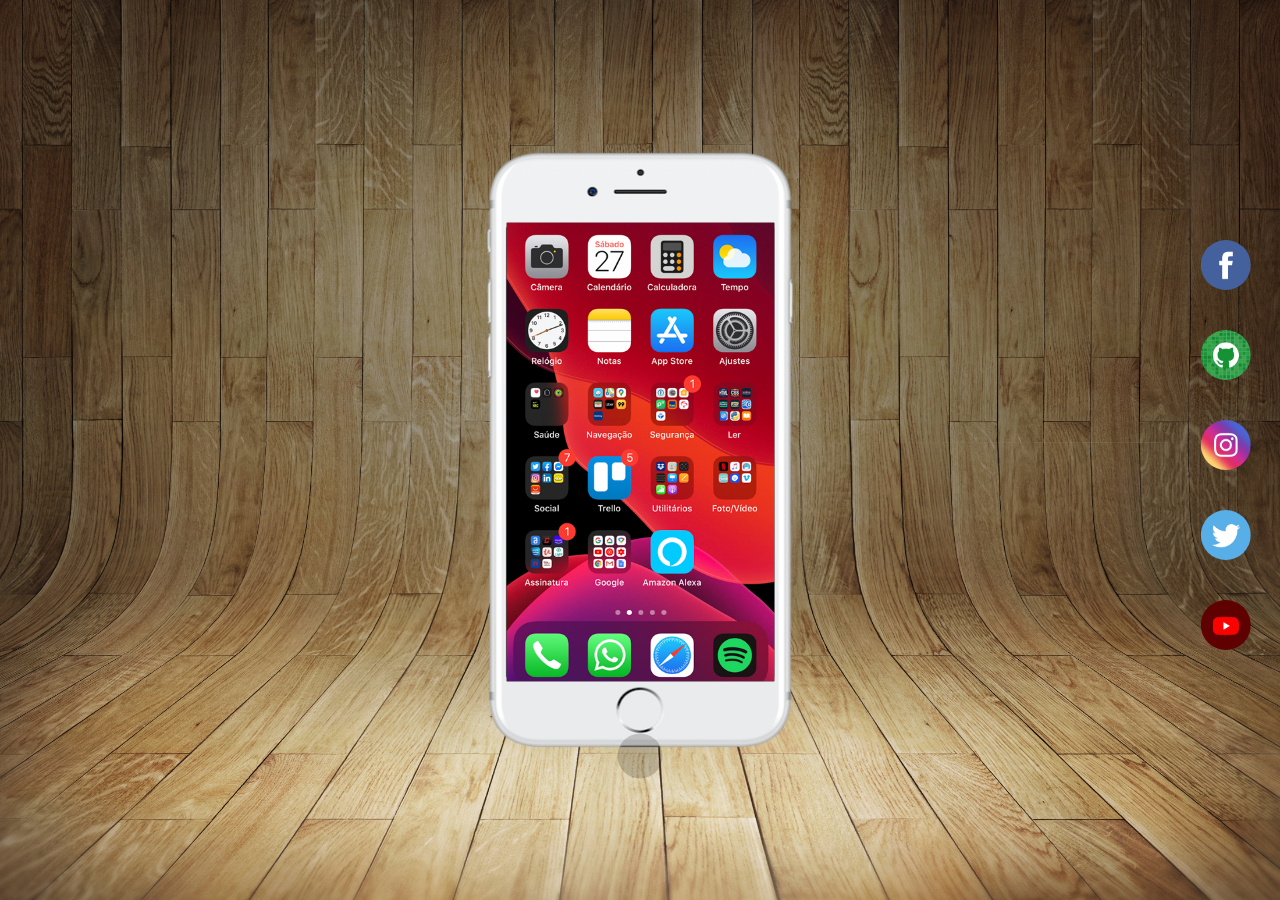
<file: index.html>
<!DOCTYPE html>
<html lang="pt-br">
<head>
    <meta charset="UTF-8">
    <meta http-equiv="X-UA-Compatible" content="IE=edge">
    <meta name="viewport" content="width=device-width, initial-scale=1.0">
    <link rel="stylesheet" href="style.css">
    <title>iframe</title>
</head>
<body>
    <main>
        <section id="telefone">
            <img src="./imagens/iphoneFrame.png" alt="" srcset="">
            <iframe id="telaCelular" src="./redesSociais/telaHome.html" frameborder="0"></iframe>
        </section>
        <section id="redesSociais">
            <div class="midiasSociais">
                <a href="#" onclick="chamarPagFacebook()">
                    <img src="./imagens/logo-facebook.jpg" alt="" srcset="">
                </a>
            </div>
            <div class="midiasSociais">
                <a href="#" onclick="chamarPagGithub()">
                    <img src="./imagens/logo-github.jpg" alt="" srcset="">
                </a>
            </div>
            <div class="midiasSociais">
                <a href="#" onclick="chamarPagInstagram()">
                    <img src="./imagens/logo-instagram.jpg" alt="" srcset="">
                </a>
            </div>
            <div class="midiasSociais">
                <a href="#" onclick="chamarPagTwitter()">
                    <img src="./imagens/logo-twitter.jpg" alt="" srcset="">
                </a>
            </div>
            <div class="midiasSociais">
                <a href="#" onclick="chamarPagYoutube()">
                    <img src="./imagens/logo-youtube.jpg" alt="" srcset="">
                </a>
            </div>
        </section>

        <a href="#" onclick="chamarHome()">
            <div class="botaoHome"></div>
        </a>

    </main>
    <script src="script.js"></script>
</body>
</html>
</file>
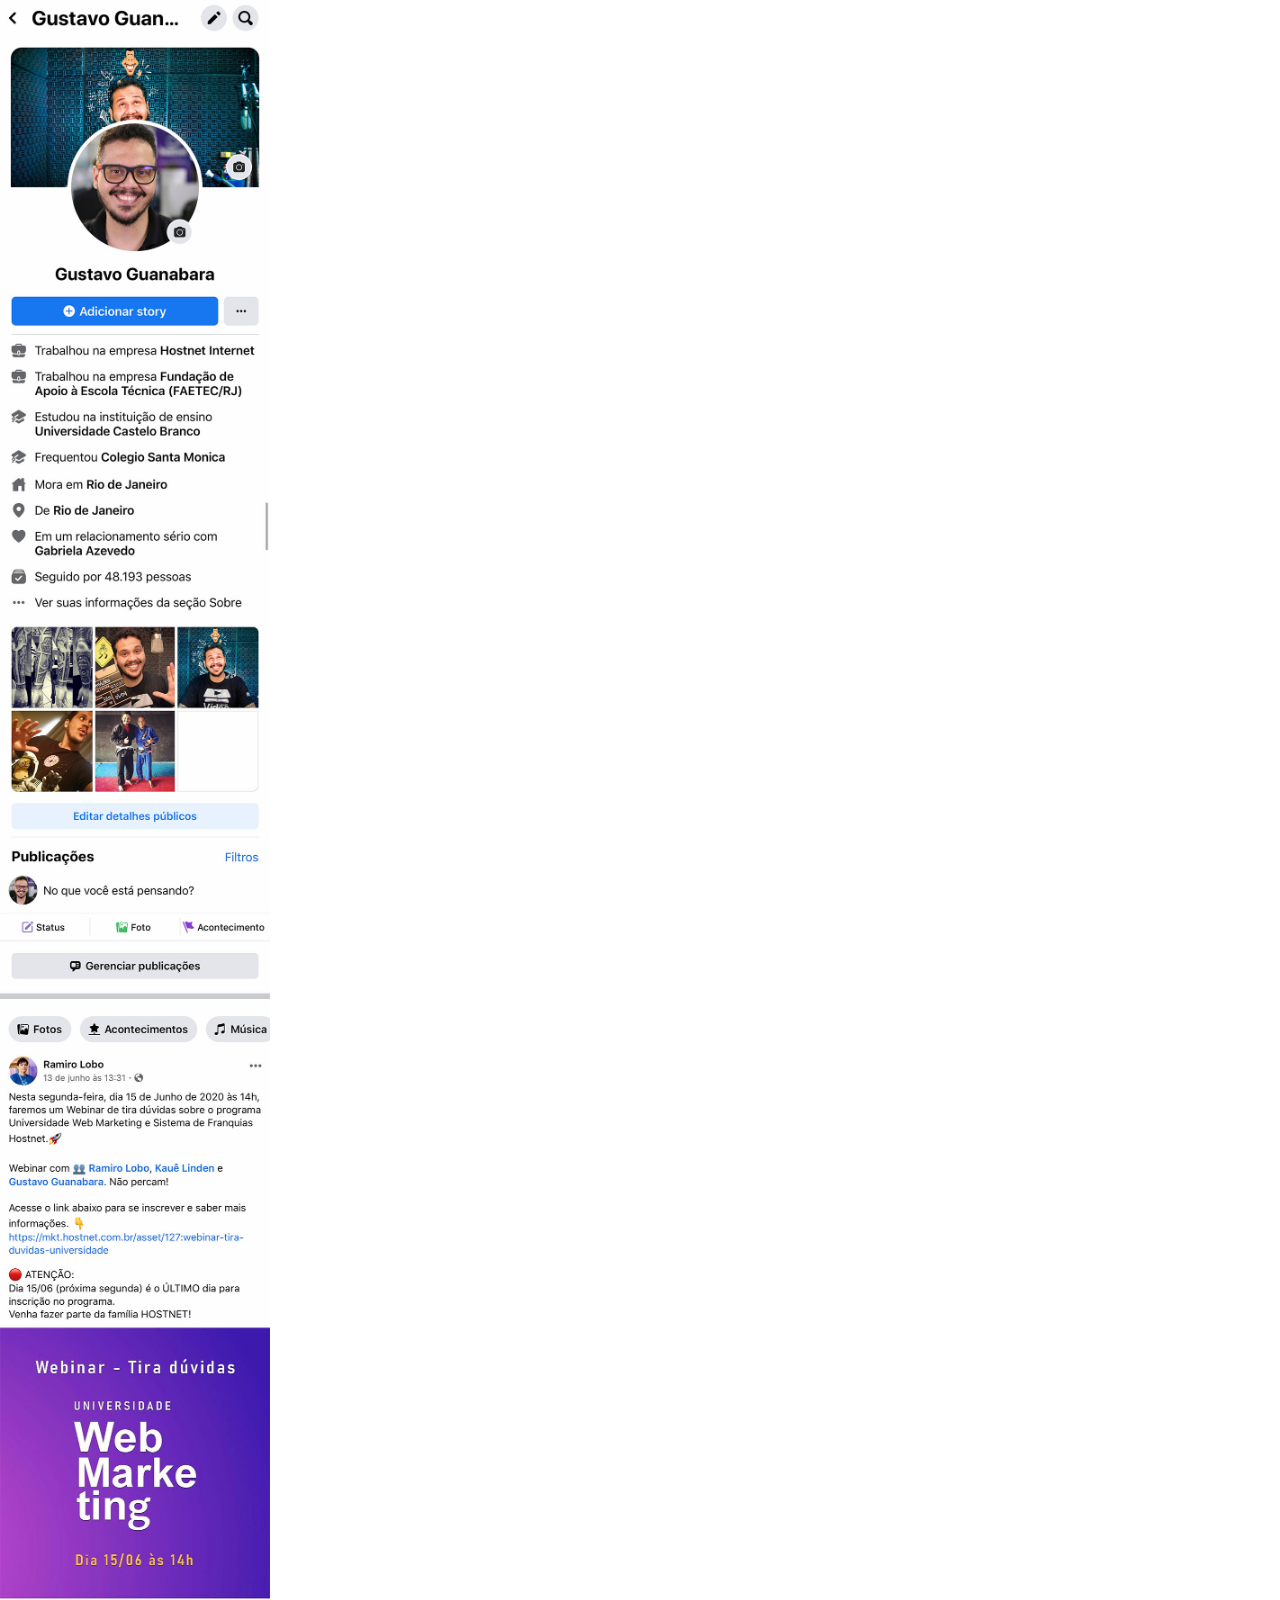
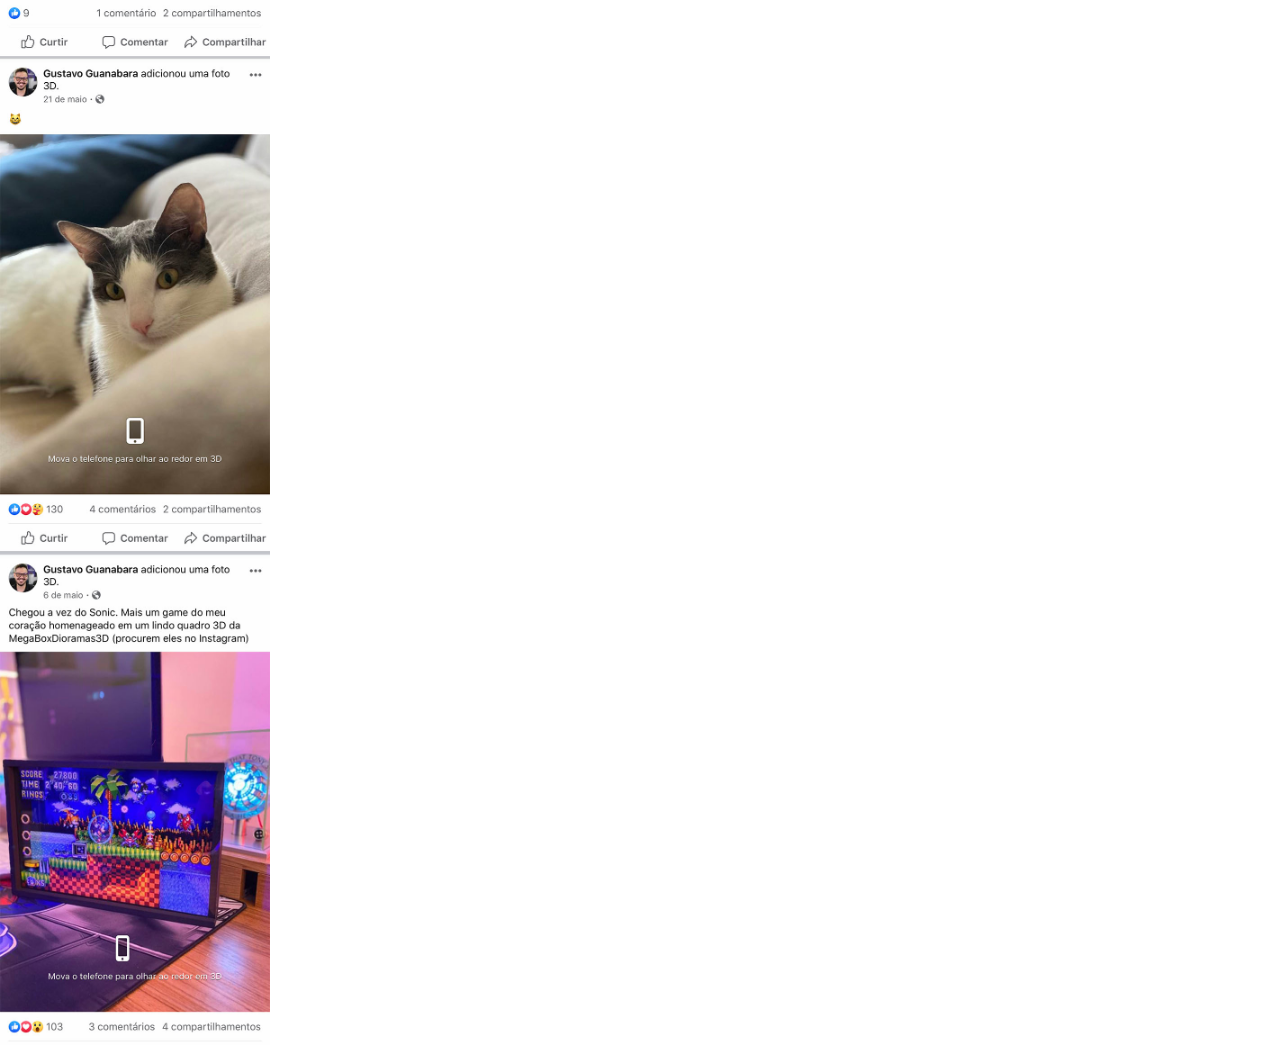
<file: redesSociais/telaFacebook.html>
<!DOCTYPE html>
<html lang="pt-br">
<head>
    <meta charset="UTF-8">
    <meta http-equiv="X-UA-Compatible" content="IE=edge">
    <meta name="viewport" content="width=device-width, initial-scale=1.0">
    <title>Tela Facebook</title>
</head>

<style>

    *{
        margin: 0;
        padding: 0;
    }

    ::-webkit-scrollbar{
        width: 0;
        height: 0;
    }

    img{
        width: 270px;
    }

</style>

<body>
    <img src="../imagens/tela-facebook.jpg" alt="" srcset="">
</body>
</html>
</file>
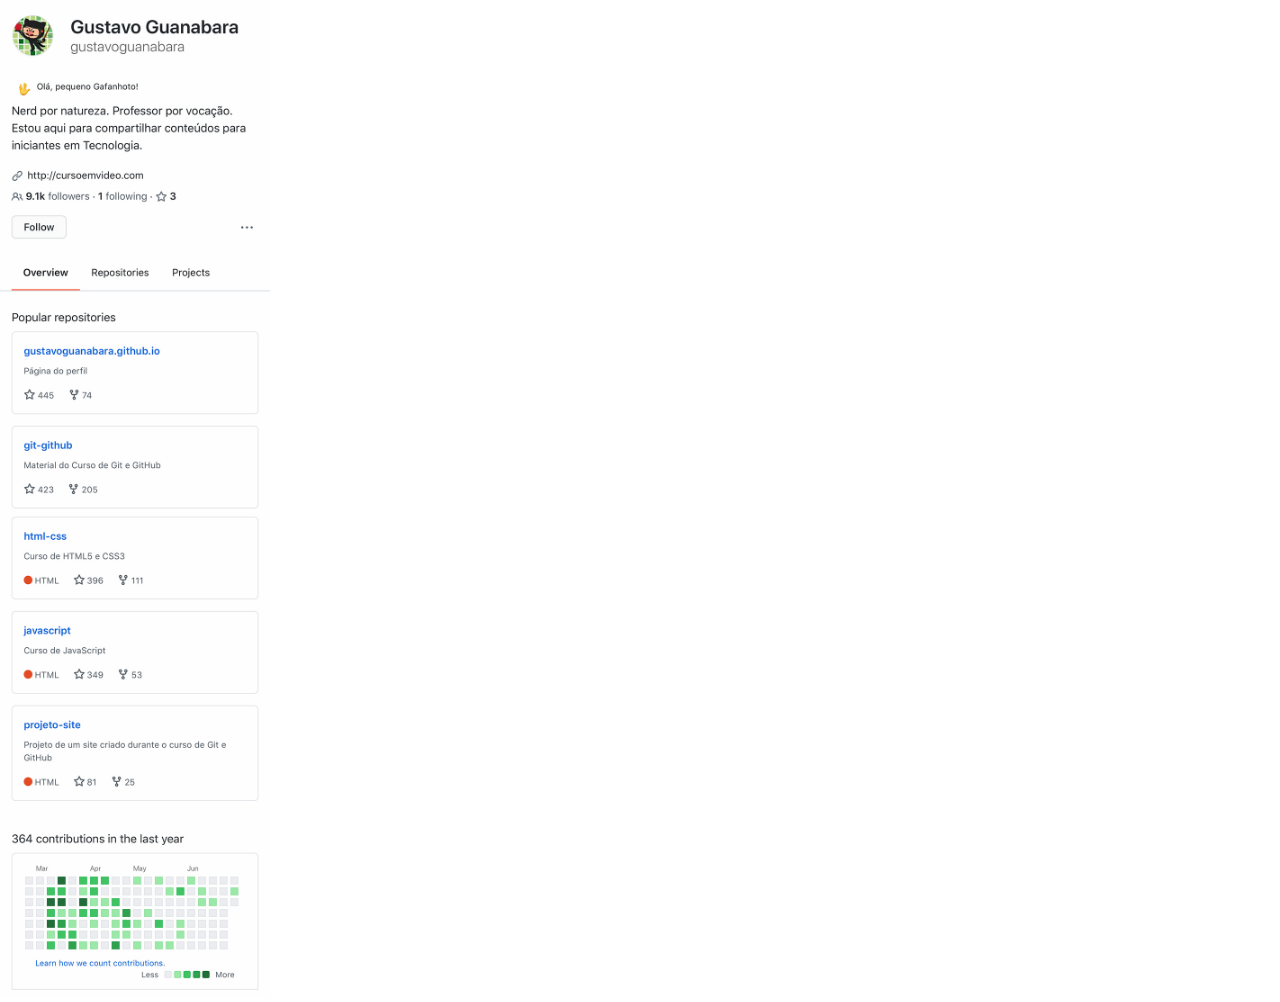
<file: redesSociais/telaGithub.html>
<!DOCTYPE html>
<html lang="pt-br">
<head>
    <meta charset="UTF-8">
    <meta http-equiv="X-UA-Compatible" content="IE=edge">
    <meta name="viewport" content="width=device-width, initial-scale=1.0">
    <title>Tela Github</title>
</head>

<style>

    *{
        margin: 0;
        padding: 0;
    }

    ::-webkit-scrollbar{
        width: 0;
        height: 0;
    }

    img{
        width: 270px;
    }

</style>

<body>
    <img src="../imagens/tela-github.jpg" alt="" srcset="">
</body>
</html>
</file>
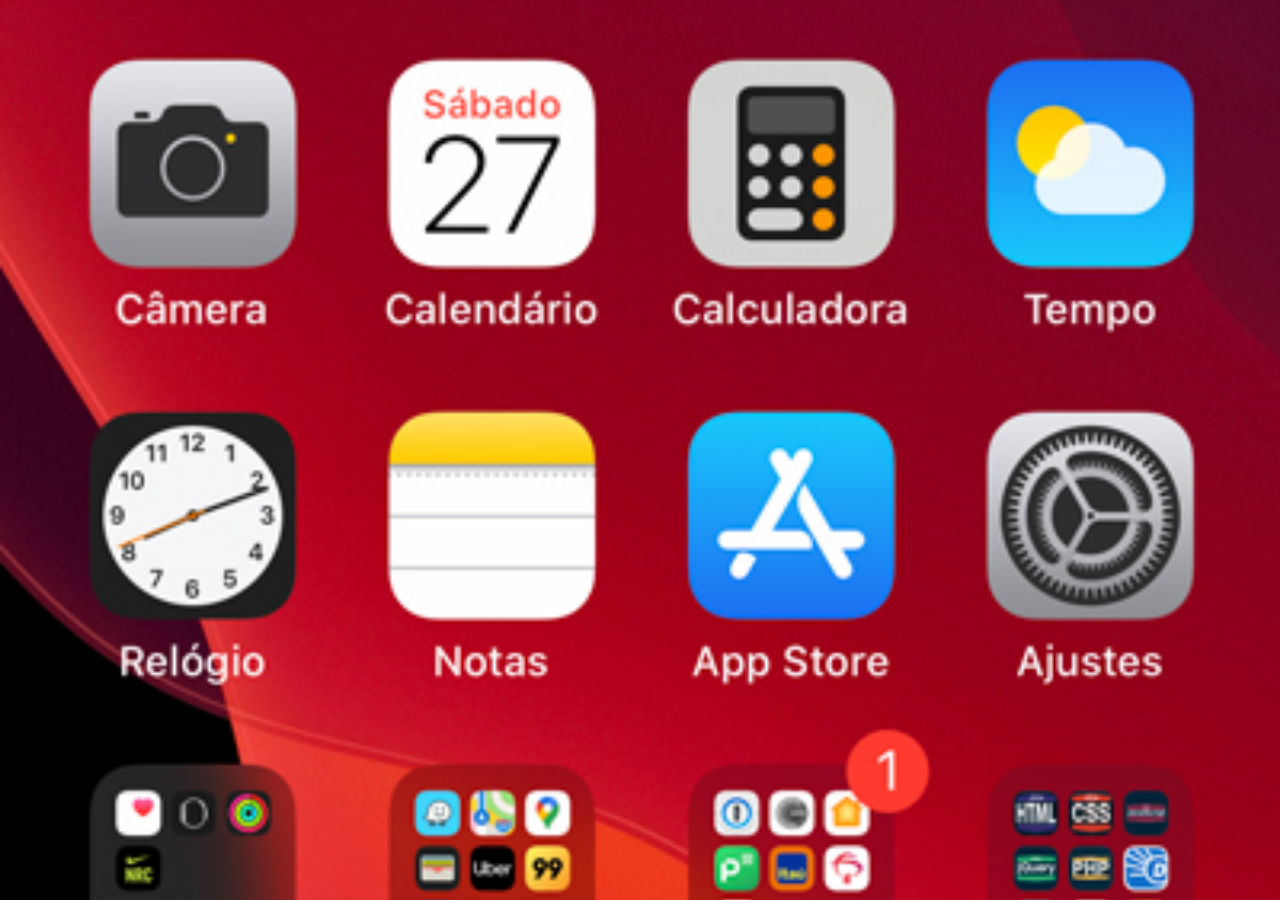
<file: redesSociais/telaHome.html>
<!DOCTYPE html>
<html lang="pt-br">
<head>
    <meta charset="UTF-8">
    <meta http-equiv="X-UA-Compatible" content="IE=edge">
    <meta name="viewport" content="width=device-width, initial-scale=1.0">
    <title>Tela Home</title>
</head>

<style>

    *{
        margin: 0px;
        padding: 0px;
    }

    body{
        width: 100vw;
        height: 100vh;
        background: black url("../imagens/tela-home.jpg") no-repeat top center;
        background-size: cover;
    }

</style>

<body>

</body>
</html>
</file>
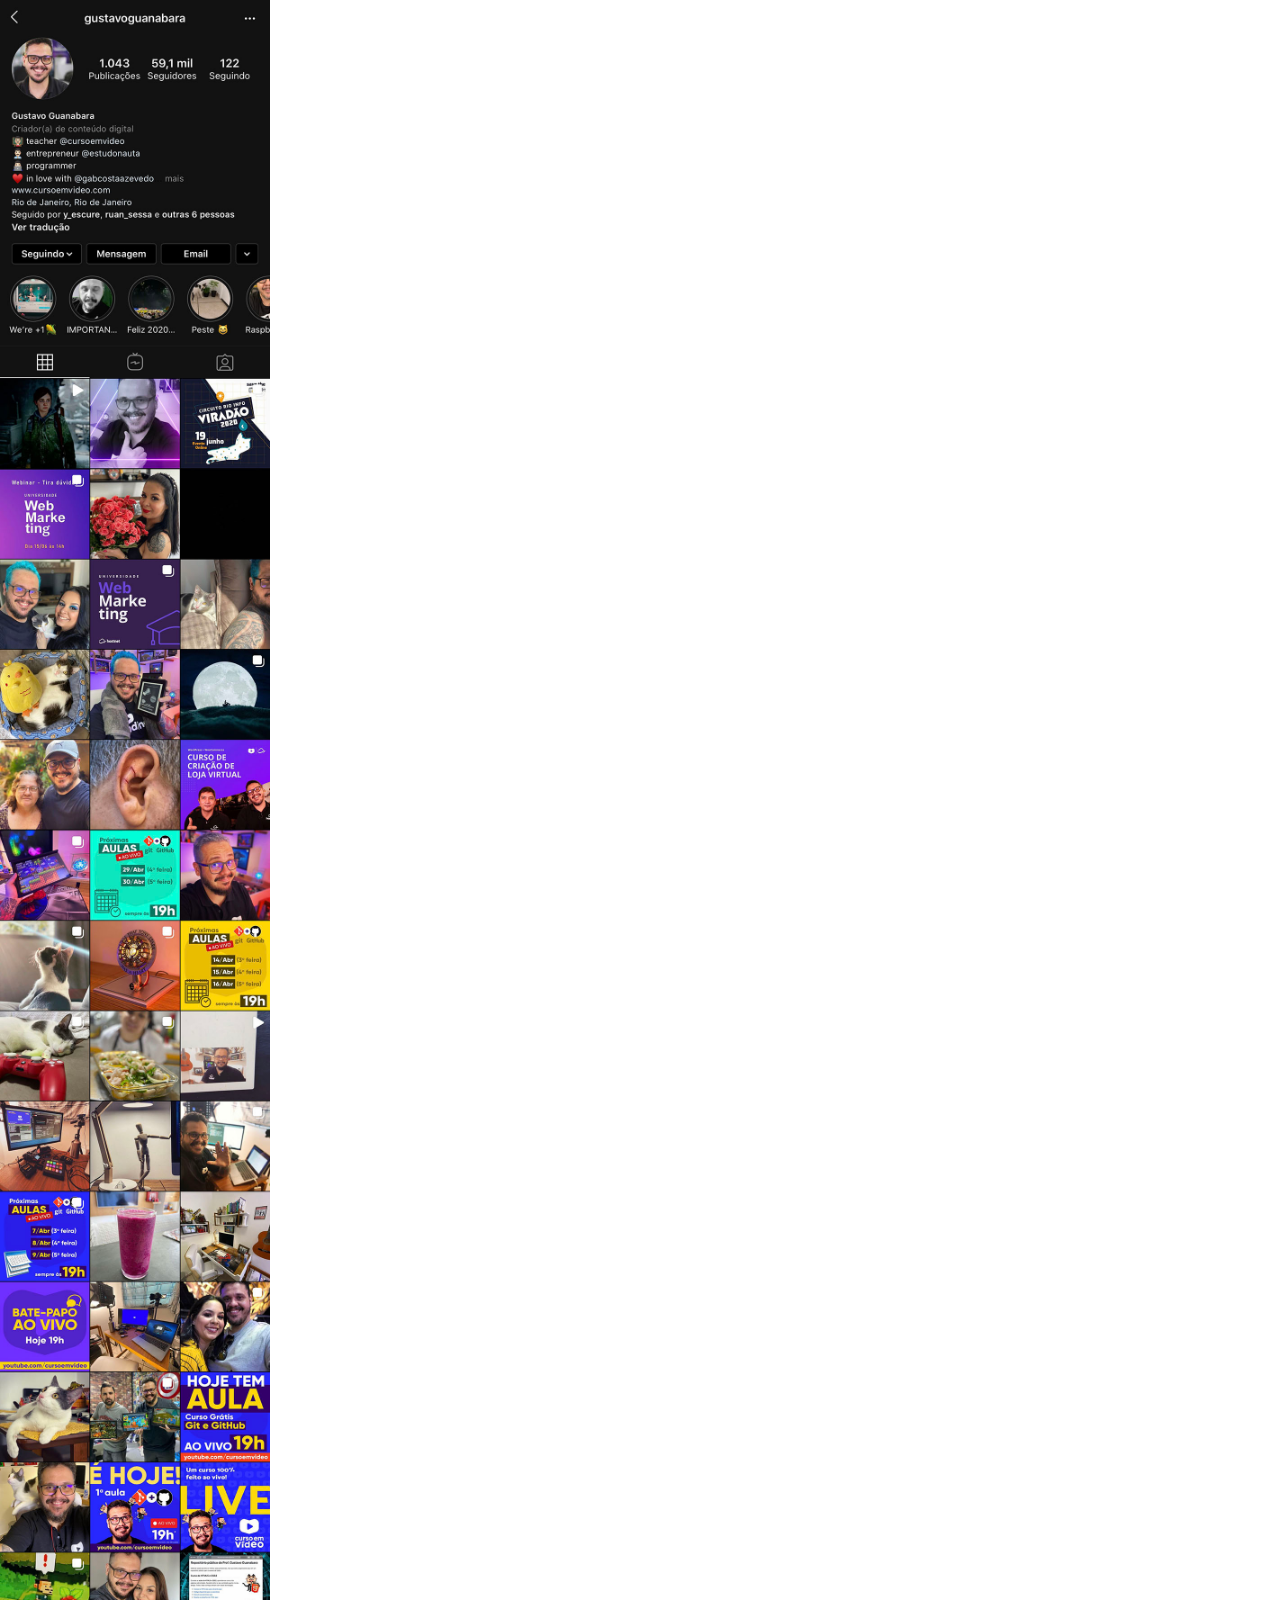
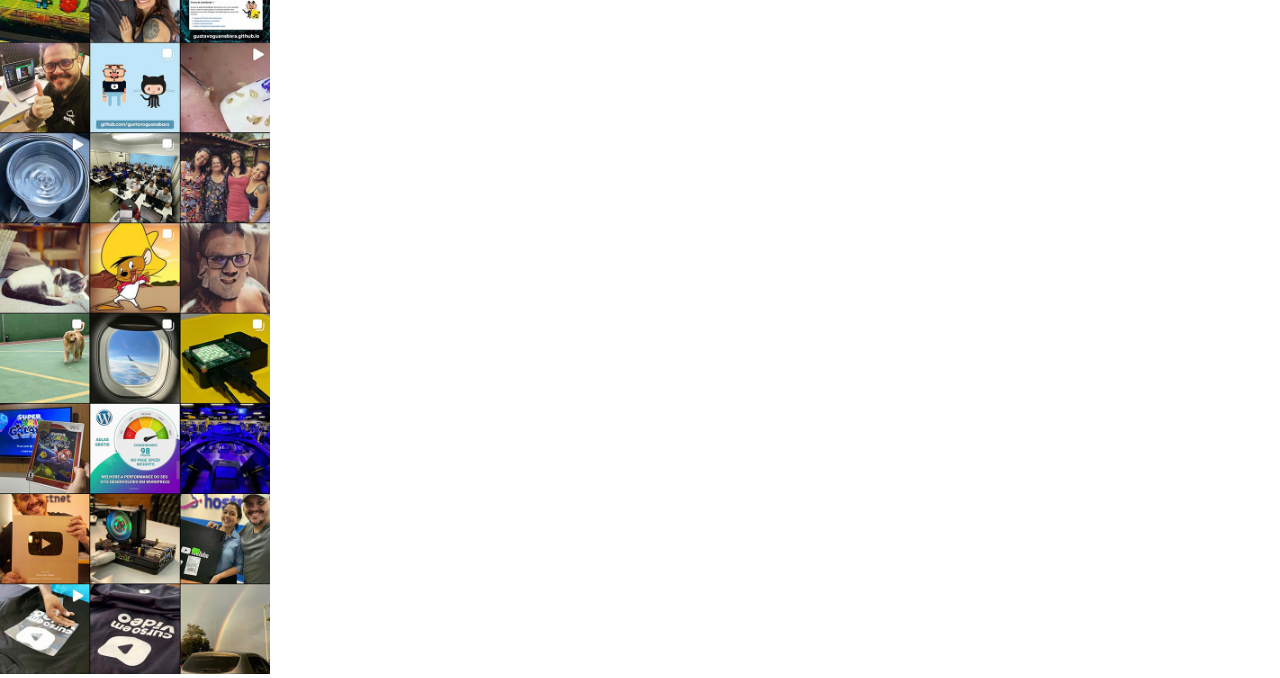
<file: redesSociais/telaInstagram.html>
<!DOCTYPE html>
<html lang="pt-br">
<head>
    <meta charset="UTF-8">
    <meta http-equiv="X-UA-Compatible" content="IE=edge">
    <meta name="viewport" content="width=device-width, initial-scale=1.0">
    <title>Tela Instagram</title>
</head>

<style>

    *{
        margin: 0;
        padding: 0;
    }

    ::-webkit-scrollbar{
        width: 0;
        height: 0;
    }

    img{
        width: 270px;
    }

</style>

<body>
    <img src="../imagens/tela-instagram.jpg" alt="" srcset="">
</body>
</html>
</file>
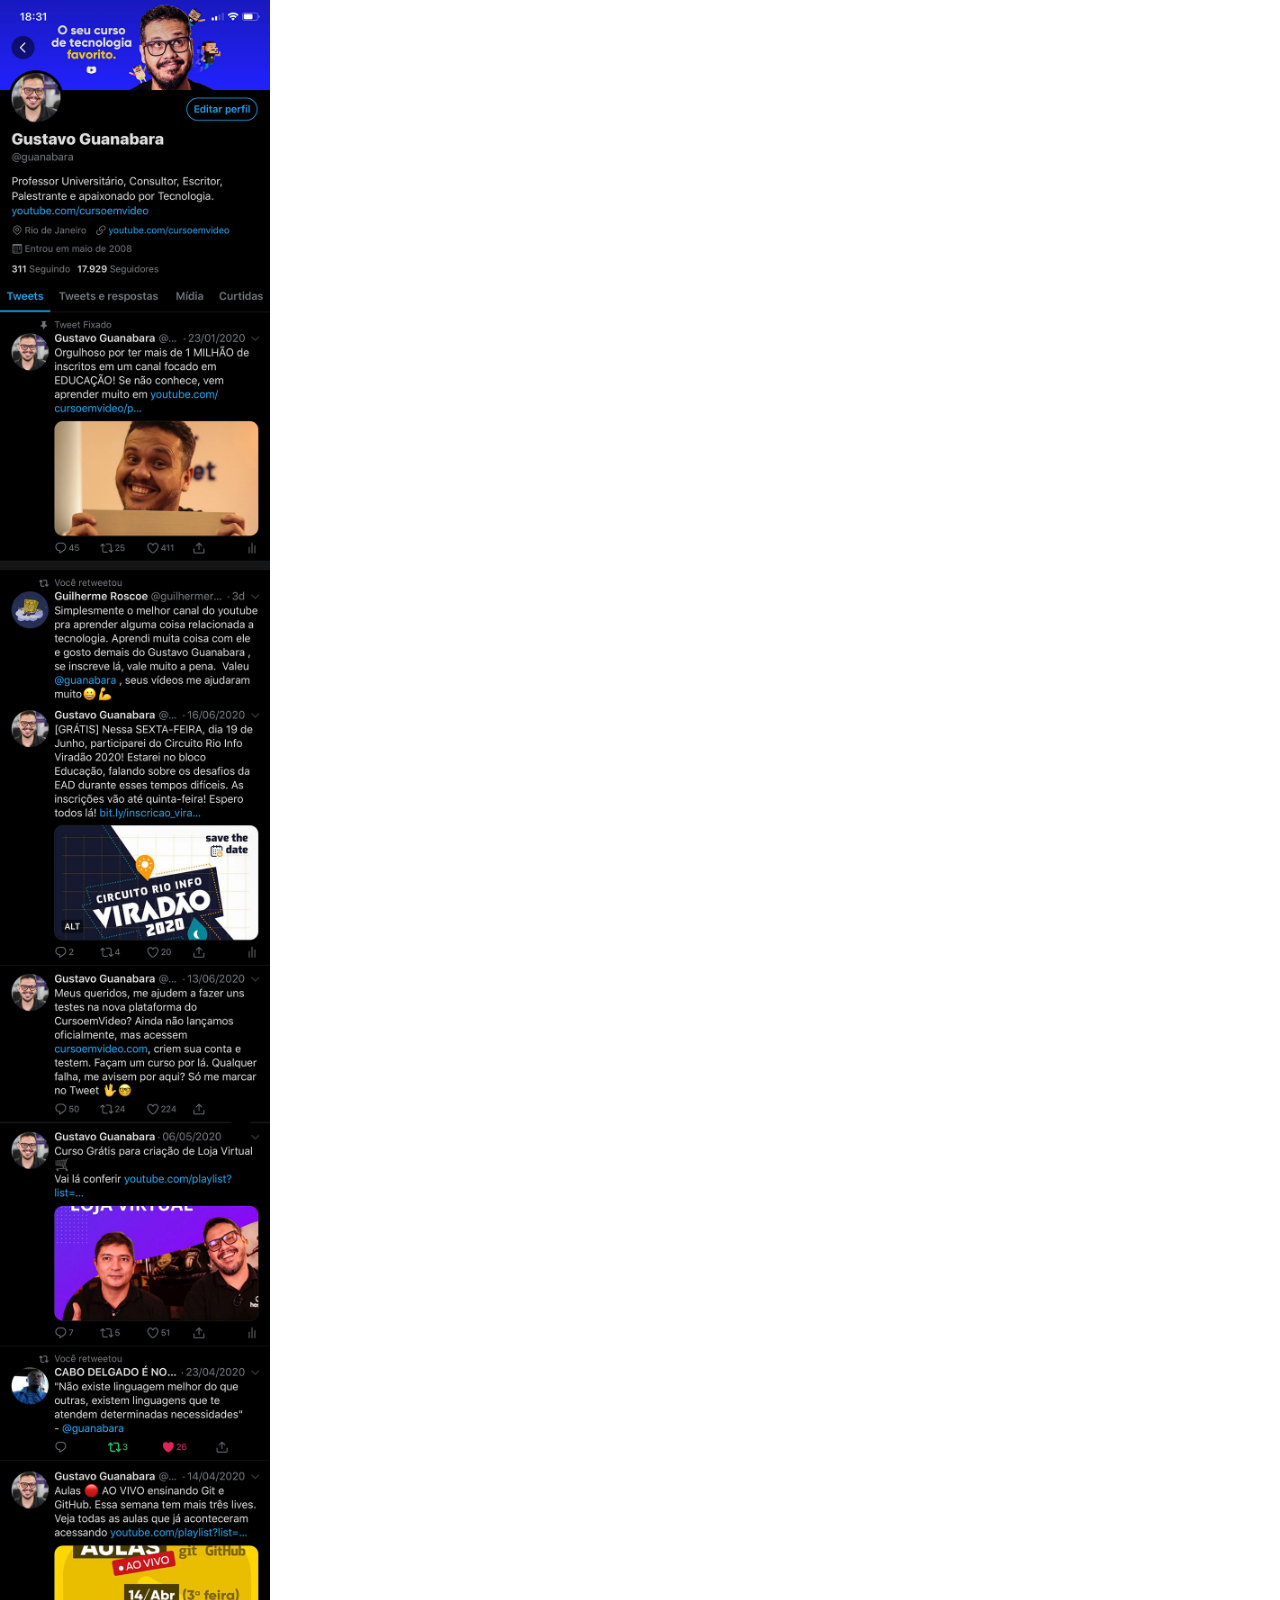
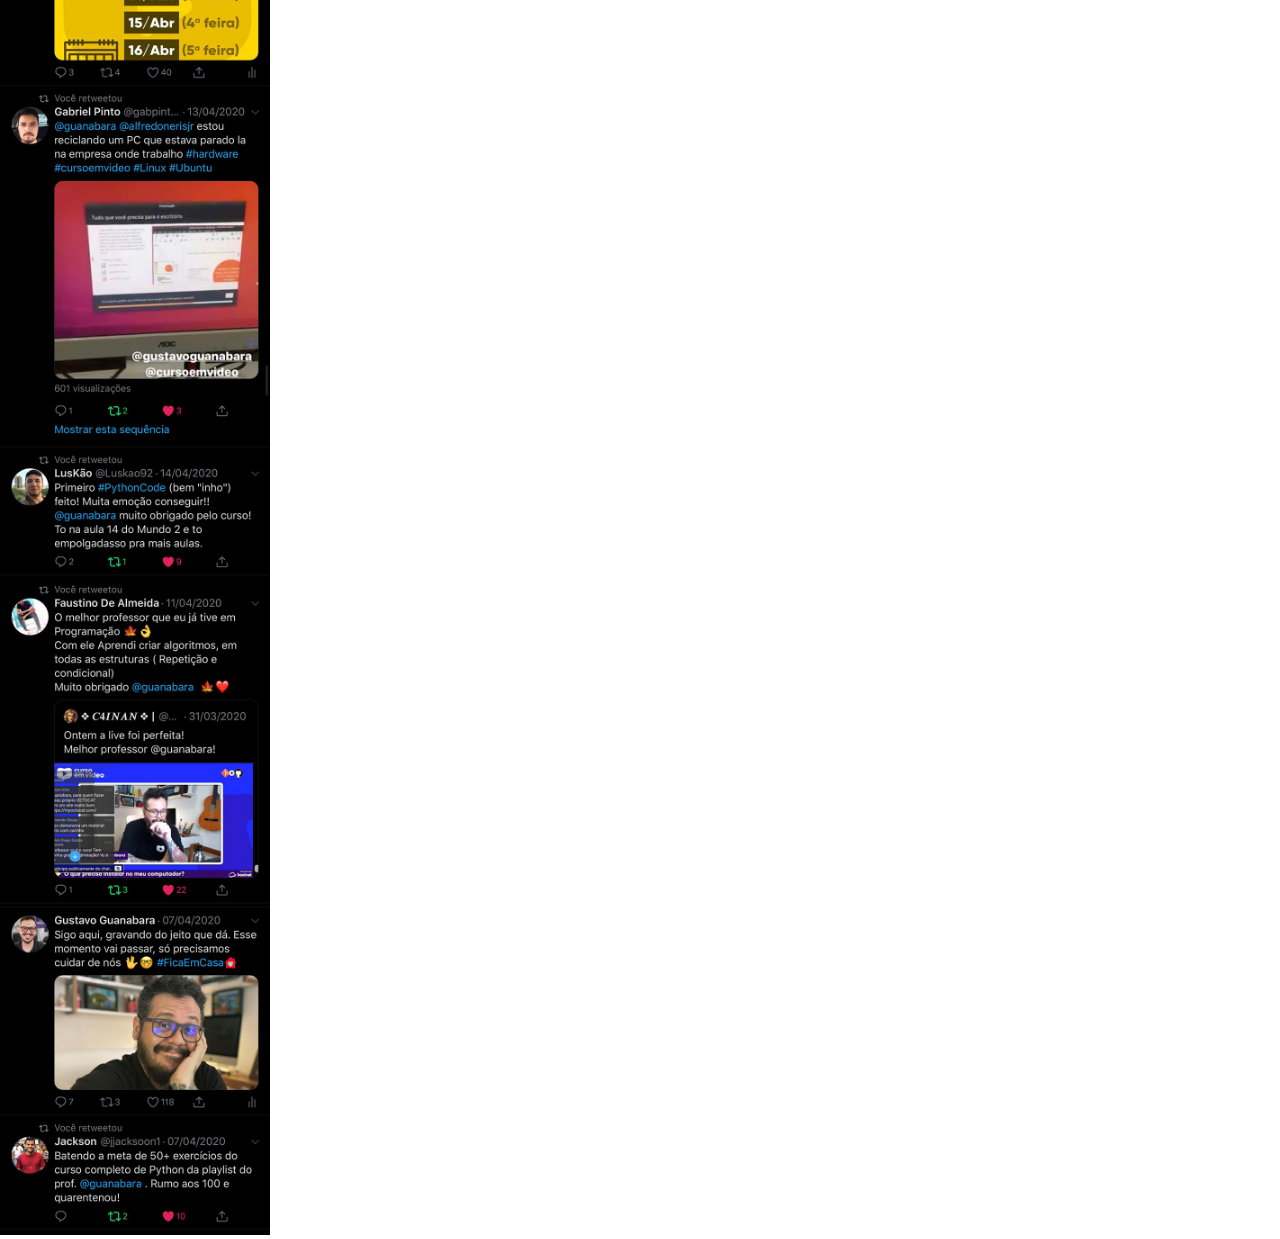
<file: redesSociais/telaTwitter.html>
<!DOCTYPE html>
<html lang="pt-br">
<head>
    <meta charset="UTF-8">
    <meta http-equiv="X-UA-Compatible" content="IE=edge">
    <meta name="viewport" content="width=device-width, initial-scale=1.0">
    <title>Tela Twitter</title>
</head>

<style>

    *{
        margin: 0;
        padding: 0;
    }

    ::-webkit-scrollbar{
        width: 0;
        height: 0;
    }

    img{
        width: 270px;
    }

</style>

<body>
    <img src="../imagens/tela-twitter.jpg" alt="" srcset="">
</body>
</html>
</file>
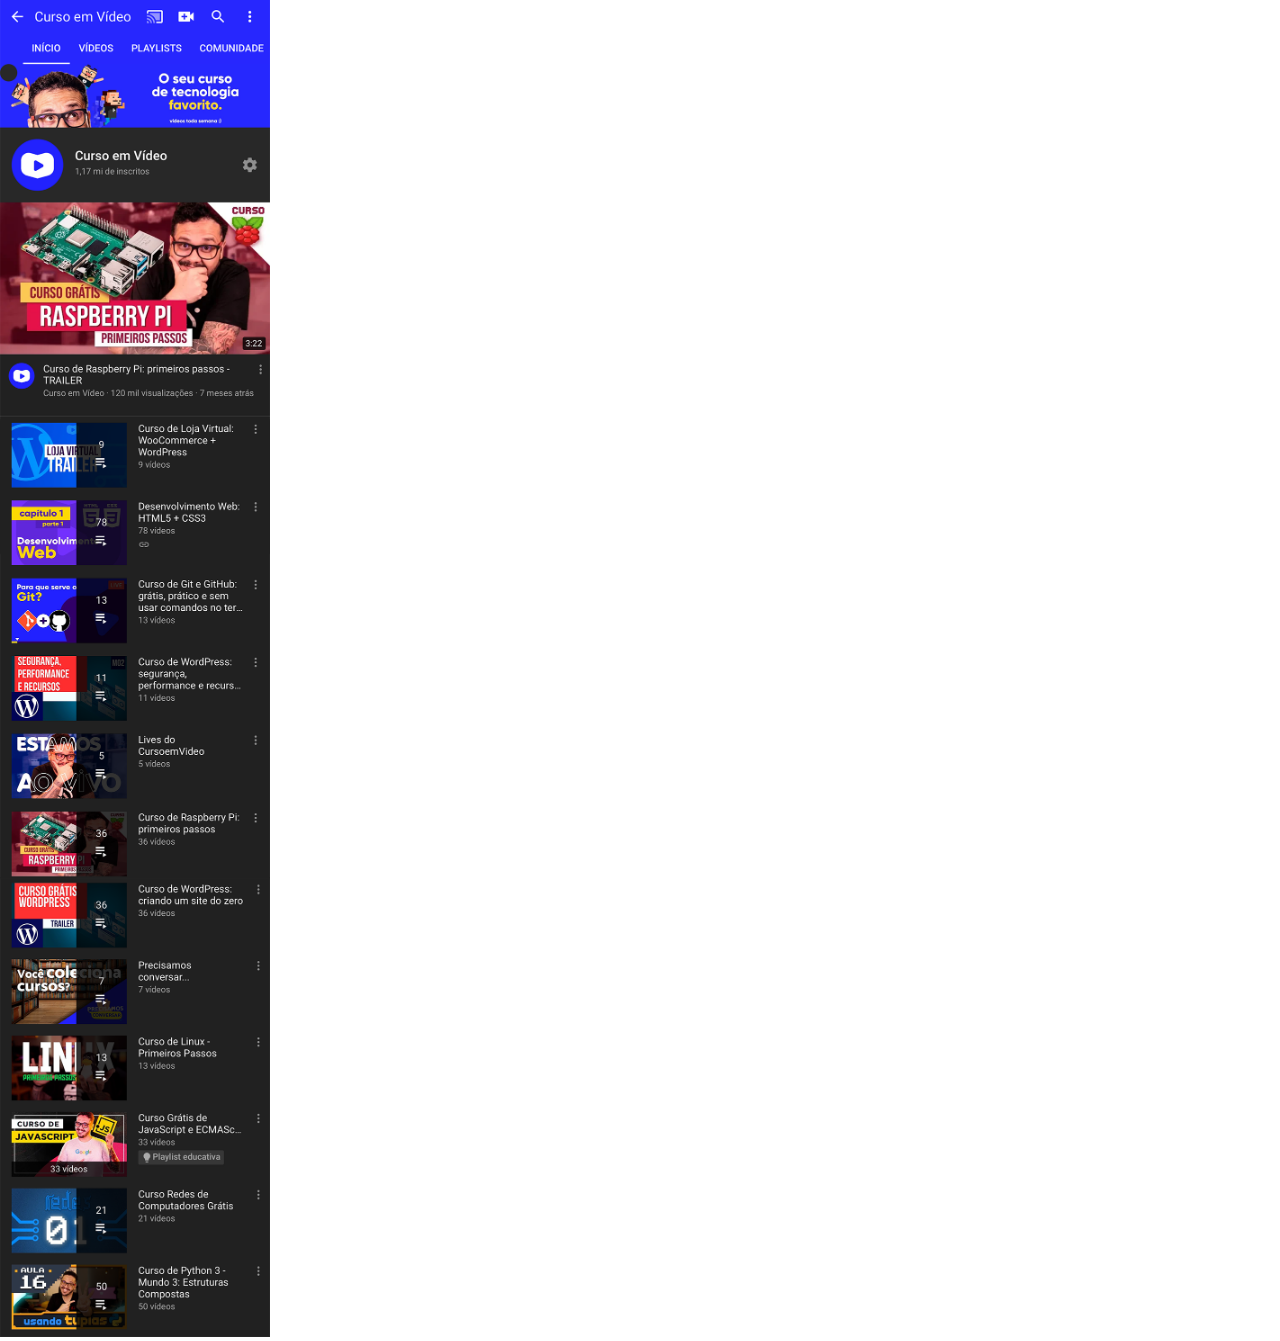
<file: redesSociais/telaYoutube.html>
<!DOCTYPE html>
<html lang="pt-br">
<head>
    <meta charset="UTF-8">
    <meta http-equiv="X-UA-Compatible" content="IE=edge">
    <meta name="viewport" content="width=device-width, initial-scale=1.0">
    <title>Tela Youtube</title>
</head>

<style>

    *{
        margin: 0;
        padding: 0;
    }

    ::-webkit-scrollbar{
        width: 0;
        height: 0;
    }

    img{
        width: 270px;
    }

</style>

<body>
    <img src="../imagens/tela-youtube.png" alt="">
</body>
</html>
</file>
<file: style.css>
@charset "UTF-8";

*{
    margin: 0;
    padding: 0;
}

html, body{
    height: 100vh;
    width: 100vw;
    background-color: black;
}

body{
    background: url("./imagens/madeiraFundo.jpg")
    no-repeat top center;
    background-size: cover;
}

main{
    position: relative;
    height: 100vh;
}

section#telefone{
    position: absolute;
    height: 600px;
    width: 311px;
    top: 50%;
    left: 50%;
    transform: translate(-50%, -50%);
}

#telaCelular{
    position: absolute;
    height: 459px;
    width: 268px;
    top: 317px;
    left: 156px;
    padding-bottom: 30px;
    transform: translate(-50%, -50%);
}

section > img{
    height: 600px;
    width: 311px;
}

section#redesSociais{
    position: absolute;
    height: 500px;
    width: 60px;
    top: 50%;
    left: 98%;
    transform: translate(-97%, -50%);
}

.botaoHome{
    position: absolute;
    top: 84%;
    left: 50%;
    transform: translate(-50%, -50%);
    width: 45px;
    height: 45px;
    background-color: rgba(0, 0, 0, 0.178);
    border-radius: 50%;
}

a > div:hover{
    border: 2px solid rgba(255, 255, 255, 0.336);
    box-sizing: border-box;
    transition: 90ms;
}

.midiasSociais{
    width: 50px;
    height: 50px;
    margin-left: 5px;
    margin-top: 40px;
    border-radius: 50px;
    text-align: center;
}

a > img{
    width: 50px;
    height: 50px;
    border-radius: 50px;
}

a > img:hover{
    transform: scale(1.2);
    transition: 500ms;
}
</file>
